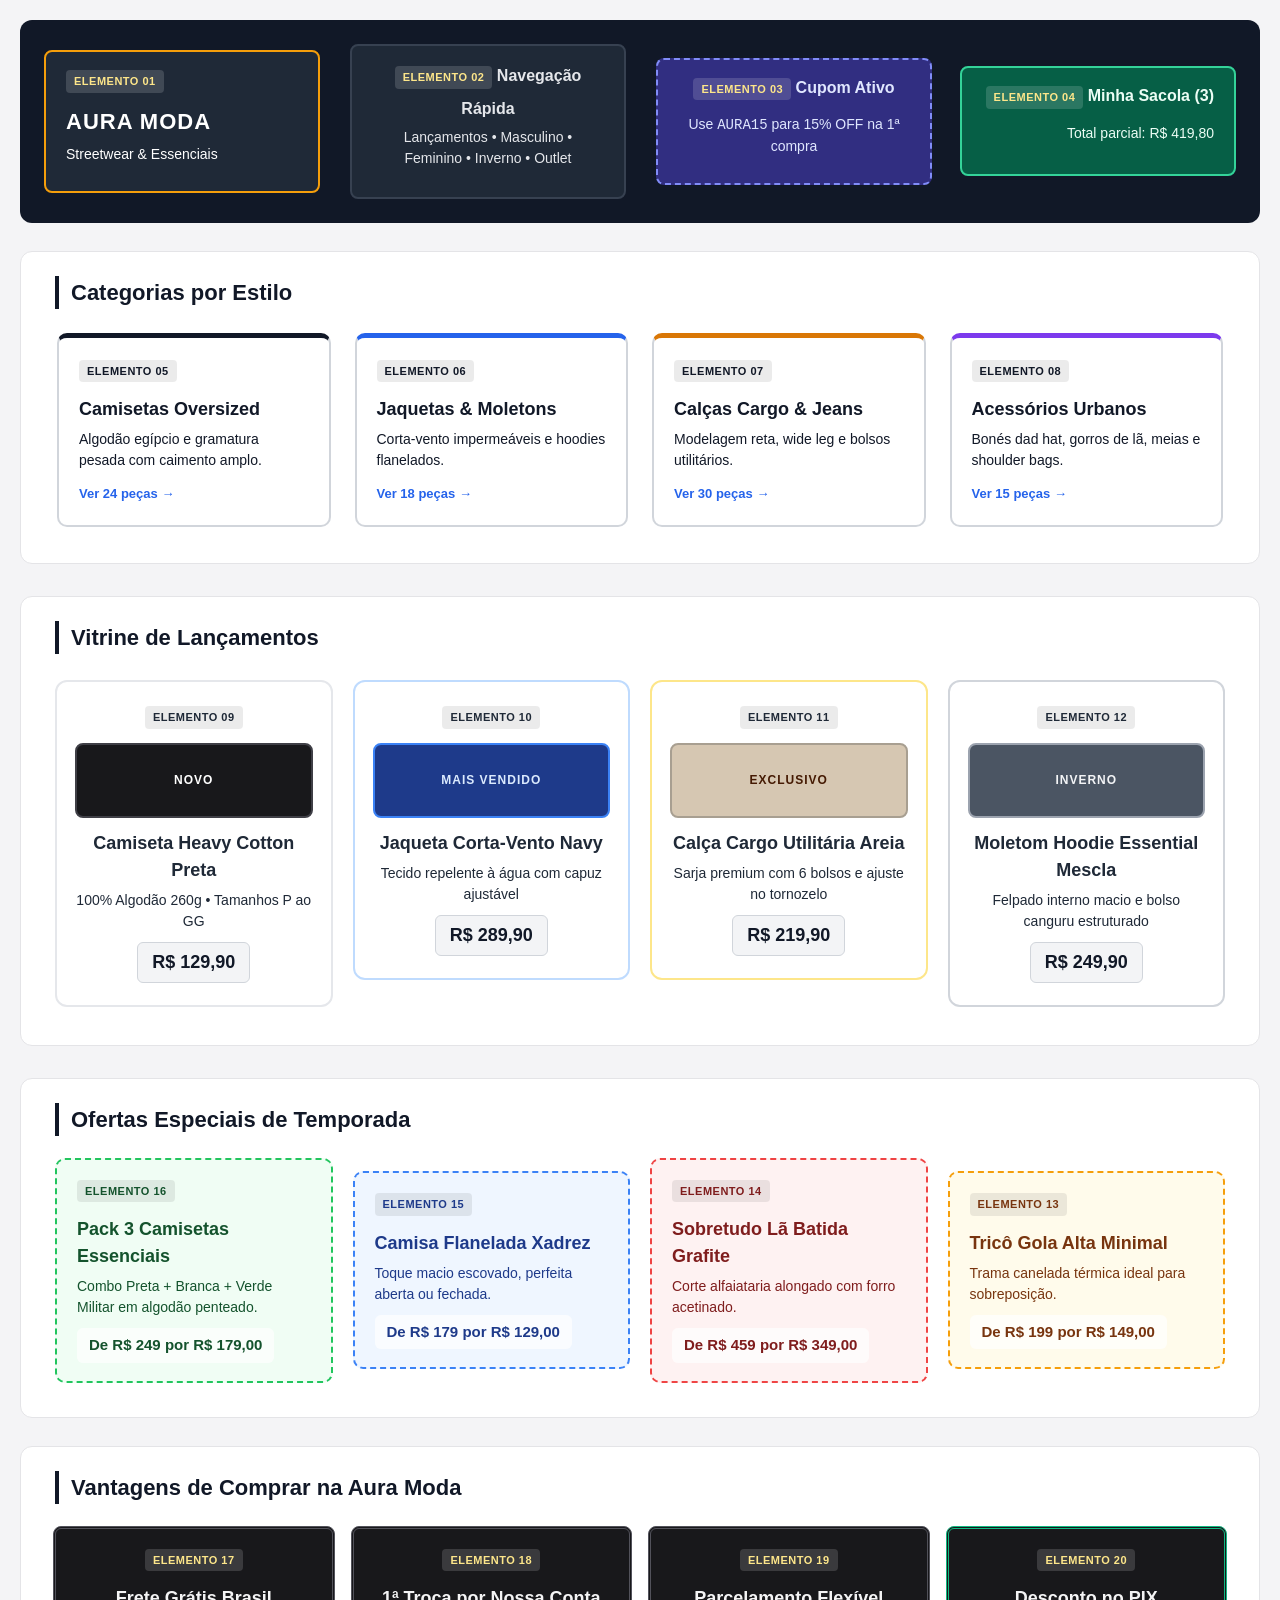
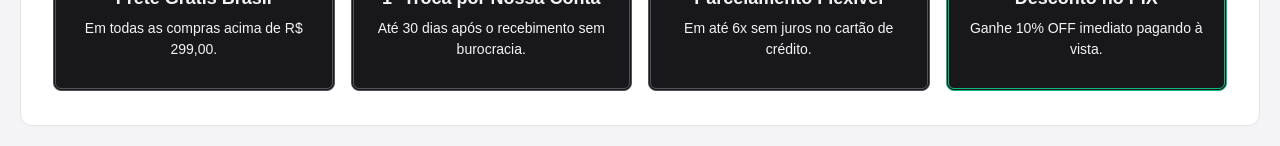
<file: index.html>
<!DOCTYPE html>
<html lang="pt-BR">
<head>
    <meta charset="UTF-8">
    <meta name="viewport" content="width=device-width, initial-scale=1.0">
    <title>AURA MODA | Loja de Roupas - Atividade 01 (Box Model & Flexbox)</title>
    <!-- 1. Inclusão do CSS de forma Externa através da tag <link> -->
    <link rel="stylesheet" href="style.css">
</head>
<body>

    <div class="pagina-wrapper">

        <!-- =================================================================
             SEÇÃO 1: CABEÇALHO E BARRA DO TOPO (ELEMENTOS 01 A 04)
             ================================================================= -->
        <header class="secao-container flex-topo">
            <div class="box-item elemento-01" id="elemento-01">
                <span class="badge-num">Elemento 01</span>
                <h1>AURA MODA</h1>
                <p>Streetwear &amp; Essenciais</p>
            </div>

            <nav class="box-item elemento-02" id="elemento-02">
                <span class="badge-num">Elemento 02</span>
                <strong>Navegação Rápida</strong>
                <p>Lançamentos • Masculino • Feminino • Inverno • Outlet</p>
            </nav>

            <div class="box-item elemento-03" id="elemento-03">
                <span class="badge-num">Elemento 03</span>
                <strong>Cupom Ativo</strong>
                <p>Use <code>AURA15</code> para 15% OFF na 1ª compra</p>
            </div>

            <div class="box-item elemento-04" id="elemento-04">
                <span class="badge-num">Elemento 04</span>
                <strong>Minha Sacola (3)</strong>
                <p>Total parcial: R$ 419,80</p>
            </div>
        </header>

        <main class="conteudo-principal">

            <!-- =================================================================
                 SEÇÃO 2: CATEGORIAS EM DESTAQUE (ELEMENTOS 05 A 08)
                 ================================================================= -->
            <section class="bloco-secao">
                <h2 class="titulo-secao">Categorias por Estilo</h2>
                <div class="secao-container flex-categorias">
                    <article class="box-item elemento-05" id="elemento-05">
                        <span class="badge-num">Elemento 05</span>
                        <h3>Camisetas Oversized</h3>
                        <p>Algodão egípcio e gramatura pesada com caimento amplo.</p>
                        <span class="tag-acao">Ver 24 peças →</span>
                    </article>

                    <article class="box-item elemento-06" id="elemento-06">
                        <span class="badge-num">Elemento 06</span>
                        <h3>Jaquetas &amp; Moletons</h3>
                        <p>Corta-vento impermeáveis e hoodies flanelados.</p>
                        <span class="tag-acao">Ver 18 peças →</span>
                    </article>

                    <article class="box-item elemento-07" id="elemento-07">
                        <span class="badge-num">Elemento 07</span>
                        <h3>Calças Cargo &amp; Jeans</h3>
                        <p>Modelagem reta, wide leg e bolsos utilitários.</p>
                        <span class="tag-acao">Ver 30 peças →</span>
                    </article>

                    <article class="box-item elemento-08" id="elemento-08">
                        <span class="badge-num">Elemento 08</span>
                        <h3>Acessórios Urbanos</h3>
                        <p>Bonés dad hat, gorros de lã, meias e shoulder bags.</p>
                        <span class="tag-acao">Ver 15 peças →</span>
                    </article>
                </div>
            </section>

            <!-- =================================================================
                 SEÇÃO 3: VITRINE DE LANÇAMENTOS (ELEMENTOS 09 A 12)
                 ================================================================= -->
            <section class="bloco-secao">
                <h2 class="titulo-secao">Vitrine de Lançamentos</h2>
                <div class="secao-container flex-vitrine">
                    <article class="box-item elemento-09" id="elemento-09">
                        <span class="badge-num">Elemento 09</span>
                        <div class="cor-amostra amostra-preta">NOVO</div>
                        <h3>Camiseta Heavy Cotton Preta</h3>
                        <p>100% Algodão 260g • Tamanhos P ao GG</p>
                        <strong class="preco">R$ 129,90</strong>
                    </article>

                    <article class="box-item elemento-10" id="elemento-10">
                        <span class="badge-num">Elemento 10</span>
                        <div class="cor-amostra amostra-azul">MAIS VENDIDO</div>
                        <h3>Jaqueta Corta-Vento Navy</h3>
                        <p>Tecido repelente à água com capuz ajustável</p>
                        <strong class="preco">R$ 289,90</strong>
                    </article>

                    <article class="box-item elemento-11" id="elemento-11">
                        <span class="badge-num">Elemento 11</span>
                        <div class="cor-amostra amostra-bege">EXCLUSIVO</div>
                        <h3>Calça Cargo Utilitária Areia</h3>
                        <p>Sarja premium com 6 bolsos e ajuste no tornozelo</p>
                        <strong class="preco">R$ 219,90</strong>
                    </article>

                    <article class="box-item elemento-12" id="elemento-12">
                        <span class="badge-num">Elemento 12</span>
                        <div class="cor-amostra amostra-cinza">INVERNO</div>
                        <h3>Moletom Hoodie Essential Mescla</h3>
                        <p>Felpado interno macio e bolso canguru estruturado</p>
                        <strong class="preco">R$ 249,90</strong>
                    </article>
                </div>
            </section>

            <!-- =================================================================
                 SEÇÃO 4: OFERTAS DA COLEÇÃO DE INVERNO (ELEMENTOS 13 A 16)
                 ================================================================= -->
            <section class="bloco-secao">
                <h2 class="titulo-secao">Ofertas Especiais de Temporada</h2>
                <div class="secao-container flex-ofertas">
                    <article class="box-item elemento-13" id="elemento-13">
                        <span class="badge-num">Elemento 13</span>
                        <h3>Tricô Gola Alta Minimal</h3>
                        <p>Trama canelada térmica ideal para sobreposição.</p>
                        <strong class="preco-oferta">De R$ 199 por R$ 149,00</strong>
                    </article>

                    <article class="box-item elemento-14" id="elemento-14">
                        <span class="badge-num">Elemento 14</span>
                        <h3>Sobretudo Lã Batida Grafite</h3>
                        <p>Corte alfaiataria alongado com forro acetinado.</p>
                        <strong class="preco-oferta">De R$ 459 por R$ 349,00</strong>
                    </article>

                    <article class="box-item elemento-15" id="elemento-15">
                        <span class="badge-num">Elemento 15</span>
                        <h3>Camisa Flanelada Xadrez</h3>
                        <p>Toque macio escovado, perfeita aberta ou fechada.</p>
                        <strong class="preco-oferta">De R$ 179 por R$ 129,00</strong>
                    </article>

                    <article class="box-item elemento-16" id="elemento-16">
                        <span class="badge-num">Elemento 16</span>
                        <h3>Pack 3 Camisetas Essenciais</h3>
                        <p>Combo Preta + Branca + Verde Militar em algodão penteado.</p>
                        <strong class="preco-oferta">De R$ 249 por R$ 179,00</strong>
                    </article>
                </div>
            </section>

        </main>

        <!-- =================================================================
             SEÇÃO 5: BENEFÍCIOS E RODAPÉ DA LOJA (ELEMENTOS 17 A 20)
             ================================================================= -->
        <footer class="bloco-secao">
            <h2 class="titulo-secao">Vantagens de Comprar na Aura Moda</h2>
            <div class="secao-container flex-beneficios">
                <div class="box-item elemento-17" id="elemento-17">
                    <span class="badge-num">Elemento 17</span>
                    <h3>Frete Grátis Brasil</h3>
                    <p>Em todas as compras acima de R$ 299,00.</p>
                </div>

                <div class="box-item elemento-18" id="elemento-18">
                    <span class="badge-num">Elemento 18</span>
                    <h3>1ª Troca por Nossa Conta</h3>
                    <p>Até 30 dias após o recebimento sem burocracia.</p>
                </div>

                <div class="box-item elemento-19" id="elemento-19">
                    <span class="badge-num">Elemento 19</span>
                    <h3>Parcelamento Flexível</h3>
                    <p>Em até 6x sem juros no cartão de crédito.</p>
                </div>

                <div class="box-item elemento-20" id="elemento-20">
                    <span class="badge-num">Elemento 20</span>
                    <h3>Desconto no PIX</h3>
                    <p>Ganhe 10% OFF imediato pagando à vista.</p>
                </div>
            </div>
        </footer>

    </div>

</body>
</html>
</file>
<file: style.css>
/* ==========================================================================
   ATIVIDADE 01 - FRAMEWORKS FRONT-END (SENAI)
   Tema: Home Page Loja de Roupas "AURA MODA"
   Requisitos atendidos:
   1. Arquivo externo style.css vinculado via <link> no index.html
   2. 20 elementos com Box Model completo (Content, Padding, Border e Margin)
   3. 20 propriedades de Flexbox aplicadas para organização responsiva
   ========================================================================== */

* {
    box-sizing: border-box;
}

body {
    margin: 0;
    padding: 20px;
    background-color: #f4f4f6;
    color: #18181b;
    font-family: 'Segoe UI', Roboto, Helvetica, Arial, sans-serif;
    line-height: 1.5;
}

/* ==========================================================================
   PARTE 1: 20 PROPRIEDADES DE FLEXBOX E LAYOUT RESPONSIVO
   ========================================================================== */

/* Container Geral da Página */
.pagina-wrapper {
    max-width: 1280px;
    margin: 0 auto;
    display: flex;                  /* [FLEX 01] Ativa o Flexbox no wrapper geral */
    flex-direction: column;         /* [FLEX 02] Organiza cabeçalho, main e rodapé em coluna */
    gap: 28px;                      /* [FLEX 03] Espaçamento vertical entre os blocos da página */
}

.conteudo-principal {
    display: flex;                  /* [FLEX 04] Transforma o main em Flex Container */
    flex-direction: column;         /* [FLEX 05] Empilha as seções da loja verticalmente */
    gap: 32px;                      /* [FLEX 06] Espaçamento entre as seções de produtos */
}

/* Seção 1: Barra do Topo (Elementos 01 a 04) */
.flex-topo {
    display: flex;                  /* [FLEX 07] Flex container para o cabeçalho */
    flex-direction: row;            /* [FLEX 08] Alinha os itens do topo em linha horizontal */
    flex-wrap: wrap;                /* [FLEX 09] Permite quebra de linha em telas menores */
    justify-content: space-between; /* [FLEX 10] Distribui os elementos nas extremidades */
    align-items: center;            /* [FLEX 11] Centraliza verticalmente no eixo transversal */
    gap: 12px;                      /* [FLEX 12] Espaço entre os blocos do cabeçalho */
    background-color: #111827;
    padding: 16px;
    border-radius: 12px;
}

/* Seção 2: Categorias em Destaque (Elementos 05 a 08) */
.flex-categorias {
    display: flex;                  /* [FLEX 13] Flex container para os cards de categoria */
    flex-direction: row;            /* [FLEX 14] Disposição horizontal dos cards */
    flex-wrap: wrap;                /* [FLEX 15] Quebra automática para responsividade */
    justify-content: center;        /* [FLEX 16] Centraliza os cards no eixo principal */
    align-items: stretch;           /* [FLEX 17] Iguala a altura dos cards na mesma linha */
}

/* Seção 3: Vitrine de Lançamentos (Elementos 09 a 12) */
.flex-vitrine {
    display: flex;                  /* Flex container da vitrine */
    flex-wrap: wrap;
    justify-content: space-around;  /* [FLEX 18] Distribui espaço ao redor de cada produto */
    align-items: flex-start;        /* [FLEX 19] Alinha os produtos pelo topo */
}

/* Seção 4: Ofertas de Temporada (Elementos 13 a 16) */
.flex-ofertas {
    display: flex;
    flex-direction: row-reverse;    /* [FLEX 20] Inverte a ordem horizontal das ofertas */
    flex-wrap: wrap;
    justify-content: space-evenly;  /* Distribui espaço idêntico entre todos os itens */
    align-items: center;
}

/* Seção 5: Benefícios e Rodapé (Elementos 17 a 20) */
.flex-beneficios {
    display: flex;
    flex-wrap: wrap;
    justify-content: space-between;
    align-content: center;          /* Alinha as linhas do container no eixo transversal */
}

/* Propriedades Flexbox adicionais nos itens filhos para responsividade */
.box-item {
    flex-grow: 1;                   /* Permite que o card cresça para ocupar espaço livre */
    flex-shrink: 1;                 /* Permite que o card encolha em telas menores */
    flex-basis: 240px;              /* Define largura base ideal antes de quebrar a linha */
}

/* ==========================================================================
   PARTE 2: BOX MODEL NOS 20 ELEMENTOS (CONTENT, PADDING, BORDER E MARGIN)
   ========================================================================== */

/* --- ELEMENTOS DA SEÇÃO 1 (TOPO) --- */

.elemento-01 {
    /* Content */
    width: 240px;
    min-height: 110px;
    background-color: #1f2937;
    color: #ffffff;
    text-align: left;
    /* Padding */
    padding: 16px 20px;
    /* Border */
    border: 2px solid #f59e0b;
    border-radius: 8px;
    /* Margin */
    margin: 8px;
}

.elemento-02 {
    /* Content */
    width: 320px;
    min-height: 110px;
    background-color: #1f2937;
    color: #e5e7eb;
    text-align: center;
    /* Padding */
    padding: 18px 22px;
    /* Border */
    border: 2px solid #374151;
    border-radius: 8px;
    /* Margin */
    margin: 8px 10px;
}

.elemento-03 {
    /* Content */
    width: 260px;
    min-height: 110px;
    background-color: #312e81;
    color: #e0e7ff;
    text-align: center;
    /* Padding */
    padding: 16px 18px;
    /* Border */
    border: 2px dashed #818cf8;
    border-radius: 8px;
    /* Margin */
    margin: 8px;
}

.elemento-04 {
    /* Content */
    width: 220px;
    min-height: 110px;
    background-color: #065f46;
    color: #ecfdf5;
    text-align: right;
    /* Padding */
    padding: 16px 20px;
    /* Border */
    border: 2px solid #34d399;
    border-radius: 8px;
    /* Margin */
    margin: 8px;
}

/* --- ELEMENTOS DA SEÇÃO 2 (CATEGORIAS) --- */

.elemento-05 {
    /* Content */
    width: 250px;
    min-height: 170px;
    background-color: #ffffff;
    color: #111827;
    /* Padding */
    padding: 20px;
    /* Border */
    border: 2px solid #d1d5db;
    border-top: 5px solid #111827;
    border-radius: 10px;
    /* Margin */
    margin: 12px;
}

.elemento-06 {
    /* Content */
    width: 250px;
    min-height: 170px;
    background-color: #ffffff;
    color: #111827;
    /* Padding */
    padding: 20px;
    /* Border */
    border: 2px solid #d1d5db;
    border-top: 5px solid #2563eb;
    border-radius: 10px;
    /* Margin */
    margin: 12px;
}

.elemento-07 {
    /* Content */
    width: 250px;
    min-height: 170px;
    background-color: #ffffff;
    color: #111827;
    /* Padding */
    padding: 20px;
    /* Border */
    border: 2px solid #d1d5db;
    border-top: 5px solid #d97706;
    border-radius: 10px;
    /* Margin */
    margin: 12px;
}

.elemento-08 {
    /* Content */
    width: 250px;
    min-height: 170px;
    background-color: #ffffff;
    color: #111827;
    /* Padding */
    padding: 20px;
    /* Border */
    border: 2px solid #d1d5db;
    border-top: 5px solid #7c3aed;
    border-radius: 10px;
    /* Margin */
    margin: 12px;
}

/* --- ELEMENTOS DA SEÇÃO 3 (VITRINE DE PRODUTOS) --- */

.elemento-09 {
    /* Content */
    width: 260px;
    min-height: 250px;
    background-color: #ffffff;
    color: #1f2937;
    text-align: center;
    /* Padding */
    padding: 22px 18px;
    /* Border */
    border: 2px solid #e5e7eb;
    border-radius: 12px;
    /* Margin */
    margin: 14px 10px;
}

.elemento-10 {
    /* Content */
    width: 260px;
    min-height: 250px;
    background-color: #ffffff;
    color: #1f2937;
    text-align: center;
    /* Padding */
    padding: 22px 18px;
    /* Border */
    border: 2px solid #bfdbfe;
    border-radius: 12px;
    /* Margin */
    margin: 14px 10px;
}

.elemento-11 {
    /* Content */
    width: 260px;
    min-height: 250px;
    background-color: #ffffff;
    color: #1f2937;
    text-align: center;
    /* Padding */
    padding: 22px 18px;
    /* Border */
    border: 2px solid #fde68a;
    border-radius: 12px;
    /* Margin */
    margin: 14px 10px;
}

.elemento-12 {
    /* Content */
    width: 260px;
    min-height: 250px;
    background-color: #ffffff;
    color: #1f2937;
    text-align: center;
    /* Padding */
    padding: 22px 18px;
    /* Border */
    border: 2px solid #d1d5db;
    border-radius: 12px;
    /* Margin */
    margin: 14px 10px;
}

/* --- ELEMENTOS DA SEÇÃO 4 (OFERTAS DE TEMPORADA) --- */

.elemento-13 {
    /* Content */
    width: 255px;
    min-height: 165px;
    background-color: #fffbeb;
    color: #78350f;
    /* Padding */
    padding: 18px 20px;
    /* Border */
    border: 2px dashed #f59e0b;
    border-radius: 10px;
    /* Margin */
    margin: 10px;
}

.elemento-14 {
    /* Content */
    width: 255px;
    min-height: 165px;
    background-color: #fef2f2;
    color: #7f1d1d;
    /* Padding */
    padding: 18px 20px;
    /* Border */
    border: 2px dashed #ef4444;
    border-radius: 10px;
    /* Margin */
    margin: 10px;
}

.elemento-15 {
    /* Content */
    width: 255px;
    min-height: 165px;
    background-color: #eff6ff;
    color: #1e3a8a;
    /* Padding */
    padding: 18px 20px;
    /* Border */
    border: 2px dashed #3b82f6;
    border-radius: 10px;
    /* Margin */
    margin: 10px;
}

.elemento-16 {
    /* Content */
    width: 255px;
    min-height: 165px;
    background-color: #f0fdf4;
    color: #14532d;
    /* Padding */
    padding: 18px 20px;
    /* Border */
    border: 2px dashed #22c55e;
    border-radius: 10px;
    /* Margin */
    margin: 10px;
}

/* --- ELEMENTOS DA SEÇÃO 5 (BENEFÍCIOS / RODAPÉ) --- */

.elemento-17 {
    /* Content */
    width: 240px;
    min-height: 130px;
    background-color: #18181b;
    color: #f4f4f5;
    text-align: center;
    /* Padding */
    padding: 18px 16px;
    /* Border */
    border: 3px double #52525b;
    border-radius: 8px;
    /* Margin */
    margin: 10px 8px;
}

.elemento-18 {
    /* Content */
    width: 240px;
    min-height: 130px;
    background-color: #18181b;
    color: #f4f4f5;
    text-align: center;
    /* Padding */
    padding: 18px 16px;
    /* Border */
    border: 3px double #52525b;
    border-radius: 8px;
    /* Margin */
    margin: 10px 8px;
}

.elemento-19 {
    /* Content */
    width: 240px;
    min-height: 130px;
    background-color: #18181b;
    color: #f4f4f5;
    text-align: center;
    /* Padding */
    padding: 18px 16px;
    /* Border */
    border: 3px double #52525b;
    border-radius: 8px;
    /* Margin */
    margin: 10px 8px;
}

.elemento-20 {
    /* Content */
    width: 240px;
    min-height: 130px;
    background-color: #18181b;
    color: #f4f4f5;
    text-align: center;
    /* Padding */
    padding: 18px 16px;
    /* Border */
    border: 3px double #10b981;
    border-radius: 8px;
    /* Margin */
    margin: 10px 8px;
}

/* ==========================================================================
   ESTILOS COMPLEMENTARES DE TIPOGRAFIA E COMPONENTES VISUAIS
   ========================================================================== */

.bloco-secao {
    background-color: #ffffff;
    padding: 24px;
    border: 1px solid #e4e4e7;
    border-radius: 12px;
}

.titulo-secao {
    margin: 0 0 12px 10px;
    font-size: 22px;
    color: #111827;
    border-left: 4px solid #111827;
    padding-left: 12px;
}

.badge-num {
    display: inline-block;
    font-size: 11px;
    font-weight: 700;
    text-transform: uppercase;
    letter-spacing: 0.5px;
    padding: 3px 8px;
    margin-bottom: 8px;
    border-radius: 4px;
    background-color: rgba(0, 0, 0, 0.08);
}

.flex-topo .badge-num,
.flex-beneficios .badge-num {
    background-color: rgba(255, 255, 255, 0.15);
    color: #fde68a;
}

.box-item h1 {
    font-size: 22px;
    margin: 4px 0;
    letter-spacing: 1px;
}

.box-item h3 {
    font-size: 18px;
    margin: 6px 0;
}

.box-item p {
    font-size: 14px;
    margin: 6px 0 10px 0;
}

.tag-acao {
    display: inline-block;
    font-size: 13px;
    font-weight: 600;
    color: #2563eb;
}

/* Blocos visuais representando as cores das peças (sem precisar de imagens externas) */
.cor-amostra {
    width: 100%;
    height: 75px;
    margin: 6px 0 12px 0;
    padding: 8px;
    border-radius: 8px;
    font-size: 12px;
    font-weight: 700;
    letter-spacing: 1px;
    display: flex;
    justify-content: center;
    align-items: center;
}

.amostra-preta {
    background-color: #18181b;
    color: #ffffff;
    border: 2px solid #3f3f46;
}

.amostra-azul {
    background-color: #1e3a8a;
    color: #dbeafe;
    border: 2px solid #3b82f6;
}

.amostra-bege {
    background-color: #d6c7b2;
    color: #451a03;
    border: 2px solid #a89f91;
}

.amostra-cinza {
    background-color: #4b5563;
    color: #f3f4f6;
    border: 2px solid #9ca3af;
}

.preco {
    display: inline-block;
    font-size: 18px;
    color: #111827;
    background-color: #f3f4f6;
    padding: 6px 14px;
    border-radius: 6px;
    border: 1px solid #d1d5db;
}

.preco-oferta {
    display: inline-block;
    font-size: 15px;
    padding: 6px 12px;
    background-color: rgba(255, 255, 255, 0.7);
    border-radius: 6px;
}

/* ==========================================================================
   RESPONSIVIDADE (MEDIA QUERIES PARA MOBILE E TABLET)
   ========================================================================== */

@media (max-width: 768px) {
    body {
        padding: 10px;
    }

    .flex-topo,
    .flex-categorias,
    .flex-vitrine,
    .flex-ofertas,
    .flex-beneficios {
        flex-direction: column;
        align-items: stretch;
    }

    .box-item {
        width: auto;
        flex-basis: auto;
        text-align: center;
        margin: 8px 0;
    }
}
</file>
